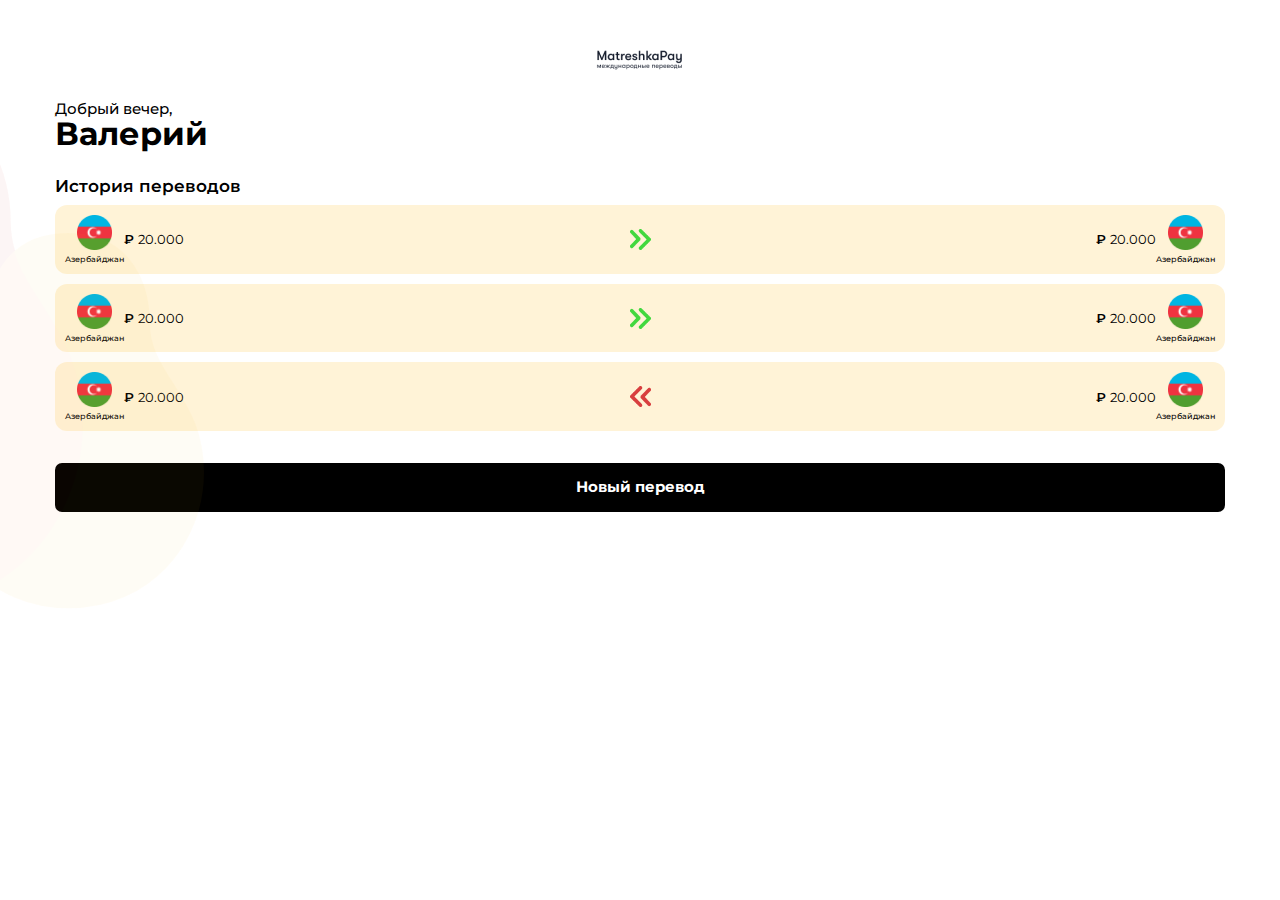
<file: index.html>
<!DOCTYPE html>
<html lang="ru" class="page">

<head>
  <meta charset="UTF-8">
  <meta name="viewport" content="width=device-width, initial-scale=1.0">
  <link rel="shortcut icon" href="favicon.ico" type="image/x-icon">
  <meta http-equiv="X-UA-Compatible" content="ie=edge">
  <meta name="theme-color" content="#111111">
  <title>New Site</title>
  <link rel="preconnect" href="https://fonts.googleapis.com">
  <link rel="preconnect" href="https://fonts.gstatic.com" crossorigin>
  <link href="https://fonts.googleapis.com/css2?family=Montserrat:ital,wght@0,100..900;1,100..900&display=swap" rel="stylesheet">
  <link rel="stylesheet" href="css/vendor.css">
  <link rel="stylesheet" href="css/main.css">
  <script defer src="js/main.js"></script>
</head>


<body class="page__body">
  <div class="site-container">
    <main class="main">
      <section class="translation-history">
  <div class="container">
    <img class="logo" src="./img/logo.png" alt="">
    <div class="translation-history__head">
    <span class="translation-history__title text-3">
      Добрый вечер, <br>
      <span class="translation-history__name text-1">Валерий</span>
    </span>
  </div>
    <div class="translation-history__info">
      <span class="translation-history__content-text text-2">История переводов</span>
      <div class="translation-history__content">
        <div class="translation-history__block">
          <div class="translation-history__item">
            <div class="translation-history__country">
              <img class="translation-history__country-img" src="./img/country1.png" alt="">
              <span class="translation-history__country-name">Азербайджан</span>
            </div>
            <span class="translation-history__money">₽ <span class="translation-history__money-value">20.000</span></span>
          </div>
          <img class="translation-history__status" src="./img/translation1.png" alt="">
          <div class="translation-history__item">
            <span class="translation-history__money">₽ <span class="translation-history__money-value">20.000</span></span>
            <div class="translation-history__country">
              <img class="translation-history__country-img" src="./img/country1.png" alt="">
              <span class="translation-history__country-name">Азербайджан</span>
            </div>
          </div>
        </div>
        <div class="translation-history__block">
          <div class="translation-history__item">
            <div class="translation-history__country">
              <img class="translation-history__country-img" src="./img/country1.png" alt="">
              <span class="translation-history__country-name">Азербайджан</span>
            </div>
            <span class="translation-history__money">₽ <span class="translation-history__money-value">20.000</span></span>
          </div>
          <img class="translation-history__status" src="./img/translation1.png" alt="">
          <div class="translation-history__item">
            <span class="translation-history__money">₽ <span class="translation-history__money-value">20.000</span></span>
            <div class="translation-history__country">
              <img class="translation-history__country-img" src="./img/country1.png" alt="">
              <span class="translation-history__country-name">Азербайджан</span>
            </div>
          </div>
        </div>
        <div class="translation-history__block">
          <div class="translation-history__item">
            <div class="translation-history__country">
              <img class="translation-history__country-img" src="./img/country1.png" alt="">
              <span class="translation-history__country-name">Азербайджан</span>
            </div>
            <span class="translation-history__money">₽ <span class="translation-history__money-value">20.000</span></span>
          </div>
          <img class="translation-history__status" src="./img/translation2.png" alt="">
          <div class="translation-history__item">
            <span class="translation-history__money">₽ <span class="translation-history__money-value">20.000</span></span>
            <div class="translation-history__country">
              <img class="translation-history__country-img" src="./img/country1.png" alt="">
              <span class="translation-history__country-name">Азербайджан</span>
            </div>
          </div>
        </div>
      </div>
      <a class="translation-btn btn-1" href="">Новый перевод</a>
    </div>
    <img class="translation-history__bg" src="./img/translation-history-img.svg" alt="">
  </div>
</section>

    </main>
  </div>
</body>

</html>
</file>
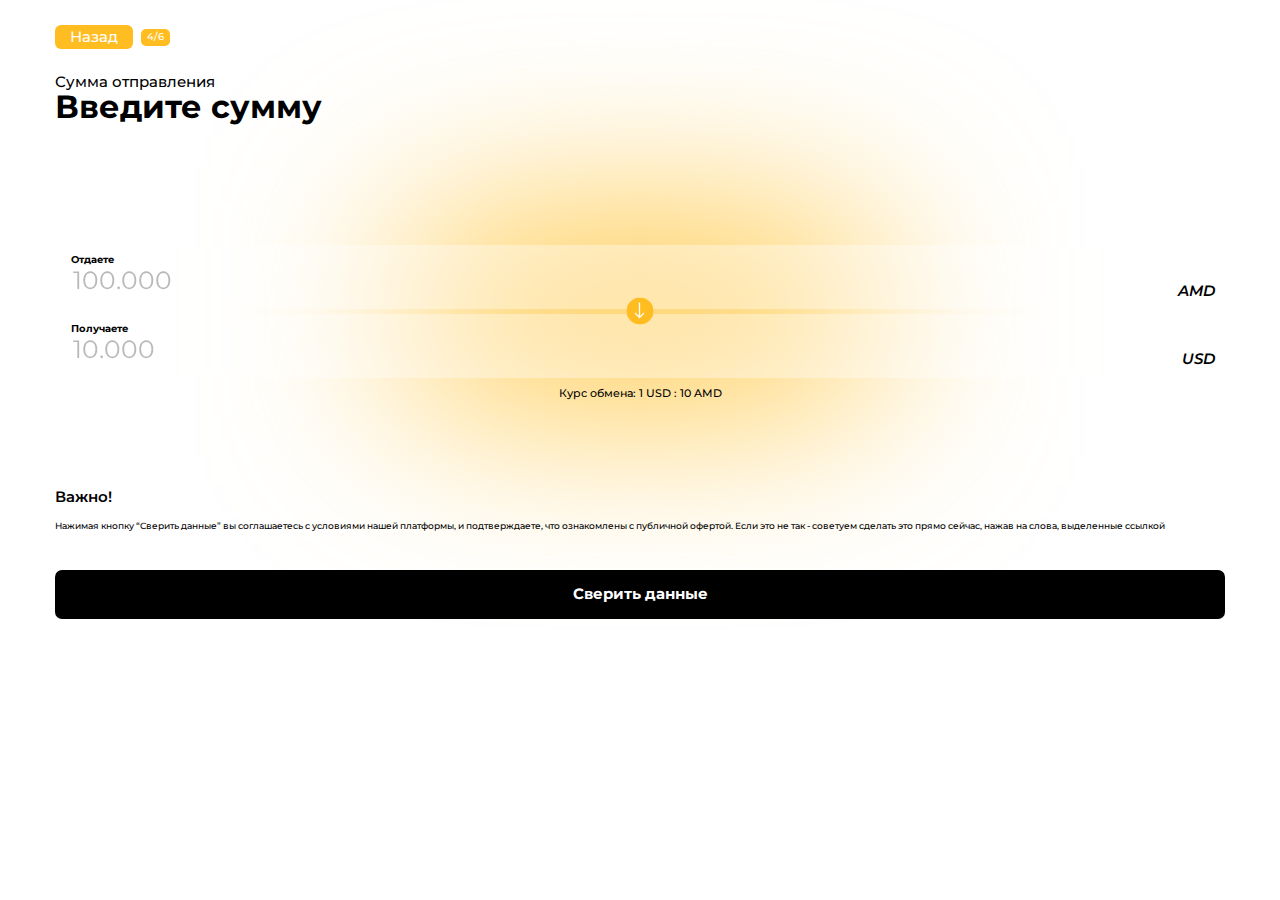
<file: amount-shipment.html>
<!DOCTYPE html>
<html lang="ru" class="page">

<head>
  <meta charset="UTF-8">
  <meta name="viewport" content="width=device-width, initial-scale=1.0">
  <link rel="shortcut icon" href="favicon.ico" type="image/x-icon">
  <meta http-equiv="X-UA-Compatible" content="ie=edge">
  <meta name="theme-color" content="#111111">
  <title>New Site</title>
  <link rel="preconnect" href="https://fonts.googleapis.com">
  <link rel="preconnect" href="https://fonts.gstatic.com" crossorigin>
  <link href="https://fonts.googleapis.com/css2?family=Montserrat:ital,wght@0,100..900;1,100..900&display=swap" rel="stylesheet">
  <link rel="stylesheet" href="css/vendor.css">
  <link rel="stylesheet" href="css/main.css">
  <script defer src="js/main.js"></script>
</head>


<body class="page__body">
  <div class="site-container">
    <main class="main">
      <section class="select-page">
        <div class="container">
          <div class="select-page__head">
            <div class="select-page__pagination">
              <a class="select-page__back" href="">Назад</a>
              <div class="select-page__pagination-num">4/6</div>
            </div>
            <span class="translation-history__title text-3">
              Сумма отправления <br>
              <span class="translation-history__name text-1">Введите сумму</span>
            </span>
          </div>
         <div class="select-page__translation">
            <div class="select-page__translation-item">
              <span class="select-page__translation-text">Отдаете</span>
              <input class="select-page__translation-value input-reset" type="number" placeholder="100.000">
              <span class="select-page__translation-departure">AMD</span>
            </div>
            <svg class="select-page__translation-arrow" width="27" height="27" viewBox="0 0 27 27" fill="none" xmlns="http://www.w3.org/2000/svg">
              <circle cx="13.5" cy="13.5" r="13.5" fill="#FFBD22" />
              <path d="M12.5404 20.4596C12.7942 20.7135 13.2058 20.7135 13.4596 20.4596L17.5962 16.323C17.85 16.0692 17.85 15.6576 17.5962 15.4038C17.3424 15.15 16.9308 15.15 16.677 15.4038L13 19.0808L9.32304 15.4038C9.0692 15.15 8.65765 15.15 8.40381 15.4038C8.14996 15.6576 8.14996 16.0692 8.40381 16.323L12.5404 20.4596ZM12.35 5L12.35 20L13.65 20L13.65 5L12.35 5Z" fill="white" />
            </svg>
            <div class="select-page__translation-item">
              <span class="select-page__translation-text">Получаете</span>
              <input class="select-page__translation-value input-reset" type="number" placeholder="10.000">
              <span class="select-page__translation-departure">USD</span>
            </div>
         </div>
         <span class="select-page__translation-course">Курс обмена: 1 USD : 10 AMD</span>
         <div class="select-page__translation-info">
          <span class="select-page__translation-info-text">Важно!</span>
          <span class="select-page__translation-info-p">
            Нажимая кнопку “Сверить данные” вы соглашаетесь с условиями нашей платформы, и подтверждаете, что ознакомлены с публичной офертой. Если это не так - советуем сделать это прямо сейчас, нажав на слова, выделенные ссылкой
          </span>

         </div>
         <a class="select-page__translation-link btn-1" href="">Сверить данные</a>
        </div>
      </section>
    </main>
  </div>
</body>

</html>
</file>
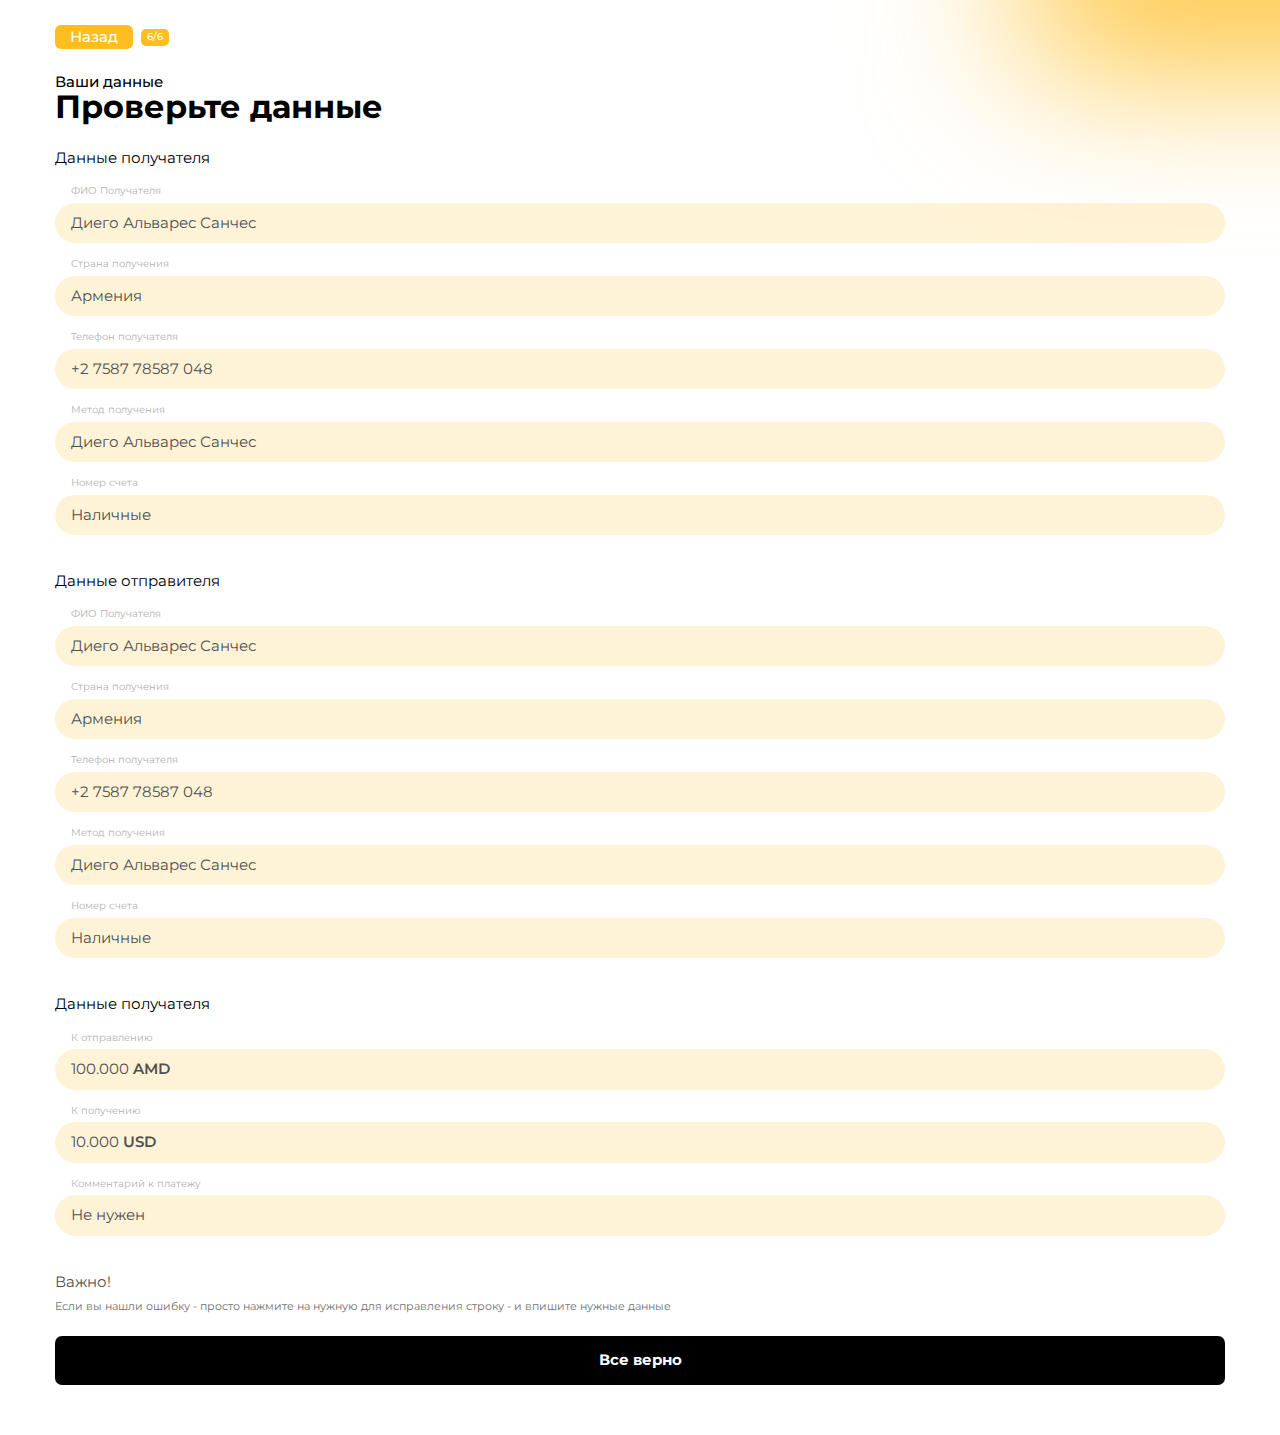
<file: check-data.html>
<!DOCTYPE html>
<html lang="ru" class="page">

<head>
  <meta charset="UTF-8">
  <meta name="viewport" content="width=device-width, initial-scale=1.0">
  <link rel="shortcut icon" href="favicon.ico" type="image/x-icon">
  <meta http-equiv="X-UA-Compatible" content="ie=edge">
  <meta name="theme-color" content="#111111">
  <title>New Site</title>
  <link rel="preconnect" href="https://fonts.googleapis.com">
  <link rel="preconnect" href="https://fonts.gstatic.com" crossorigin>
  <link href="https://fonts.googleapis.com/css2?family=Montserrat:ital,wght@0,100..900;1,100..900&display=swap" rel="stylesheet">
  <link rel="stylesheet" href="css/vendor.css">
  <link rel="stylesheet" href="css/main.css">
  <script defer src="js/main.js"></script>
</head>


<body class="page__body">
  <div class="site-container">
    <main class="main">
      <section class="select-page data-page">
        <div class="container">
          <div class="select-page__head">
            <div class="select-page__pagination">
              <a class="select-page__back" href="">Назад</a>
              <div class="select-page__pagination-num">6/6</div>
            </div>
            <span class="translation-history__title text-3">
              Ваши данные<br>
              <span class="translation-history__name text-1">Проверьте данные</span>
            </span>
          </div>
          <div class="check-data__item">
            <span class="check-data__item-name">Данные получателя</span>
            <div class="check-data__list">
              <div class="check-data__block">
                <span class="check-data__block-name">ФИО Получателя</span>
                <div class="check-data__block-info">Диего Альварес Санчес</div>
              </div>
              <div class="check-data__block">
                <span class="check-data__block-name">Страна получения</span>
                <div class="check-data__block-info">Армения</div>
              </div>
              <div class="check-data__block">
                <span class="check-data__block-name">Телефон получателя</span>
                <div class="check-data__block-info">+2 7587 78587 048 </div>
              </div>
              <div class="check-data__block">
                <span class="check-data__block-name">Метод получения</span>
                <div class="check-data__block-info">Диего Альварес Санчес</div>
              </div>
              <div class="check-data__block">
                <span class="check-data__block-name">Номер счета</span>
                <div class="check-data__block-info">Наличные</div>
              </div>
            </div>
          </div>
          <div class="check-data__item">
            <span class="check-data__item-name">Данные отправителя</span>
            <div class="check-data__list">
              <div class="check-data__block">
                <span class="check-data__block-name">ФИО Получателя</span>
                <div class="check-data__block-info">Диего Альварес Санчес</div>
              </div>
              <div class="check-data__block">
                <span class="check-data__block-name">Страна получения</span>
                <div class="check-data__block-info">Армения</div>
              </div>
              <div class="check-data__block">
                <span class="check-data__block-name">Телефон получателя</span>
                <div class="check-data__block-info">+2 7587 78587 048 </div>
              </div>
              <div class="check-data__block">
                <span class="check-data__block-name">Метод получения</span>
                <div class="check-data__block-info">Диего Альварес Санчес</div>
              </div>
              <div class="check-data__block">
                <span class="check-data__block-name">Номер счета</span>
                <div class="check-data__block-info">Наличные</div>
              </div>
            </div>
          </div>
          <div class="check-data__item">
            <span class="check-data__item-name">Данные получателя</span>
            <div class="check-data__list">
              <div class="check-data__block">
                <span class="check-data__block-name">К отправлению</span>
                <div class="check-data__block-info"><span class="check-data__block-info-currency">100.000</span>
                <span class="check-data__block-info-val">AMD</span></div>
              </div>
              <div class="check-data__block">
                <span class="check-data__block-name">К получению</span>
                <div class="check-data__block-info"><span class="check-data__block-info-currency">10.000</span>
                  <span class="check-data__block-info-val">USD</span></div>
              </div>
              <div class="check-data__block">
                <span class="check-data__block-name">Комментарий к платежу</span>
                <div class="check-data__block-info">Не нужен</div>
              </div>
            </div>
          </div>
          <span class="check-data__info">
            <span class="check-data__info-text">Важно!</span>
            <span class="check-data__info-text-p">
              Если вы нашли ошибку - просто нажмите на нужную для исправления строку - и впишите нужные данные
            </span>
          </span>
          <a class="recipients-details__link btn-1" href="">Все верно</a>
        </div>
      </section>
    </main>
  </div>
</body>

</html>
</file>
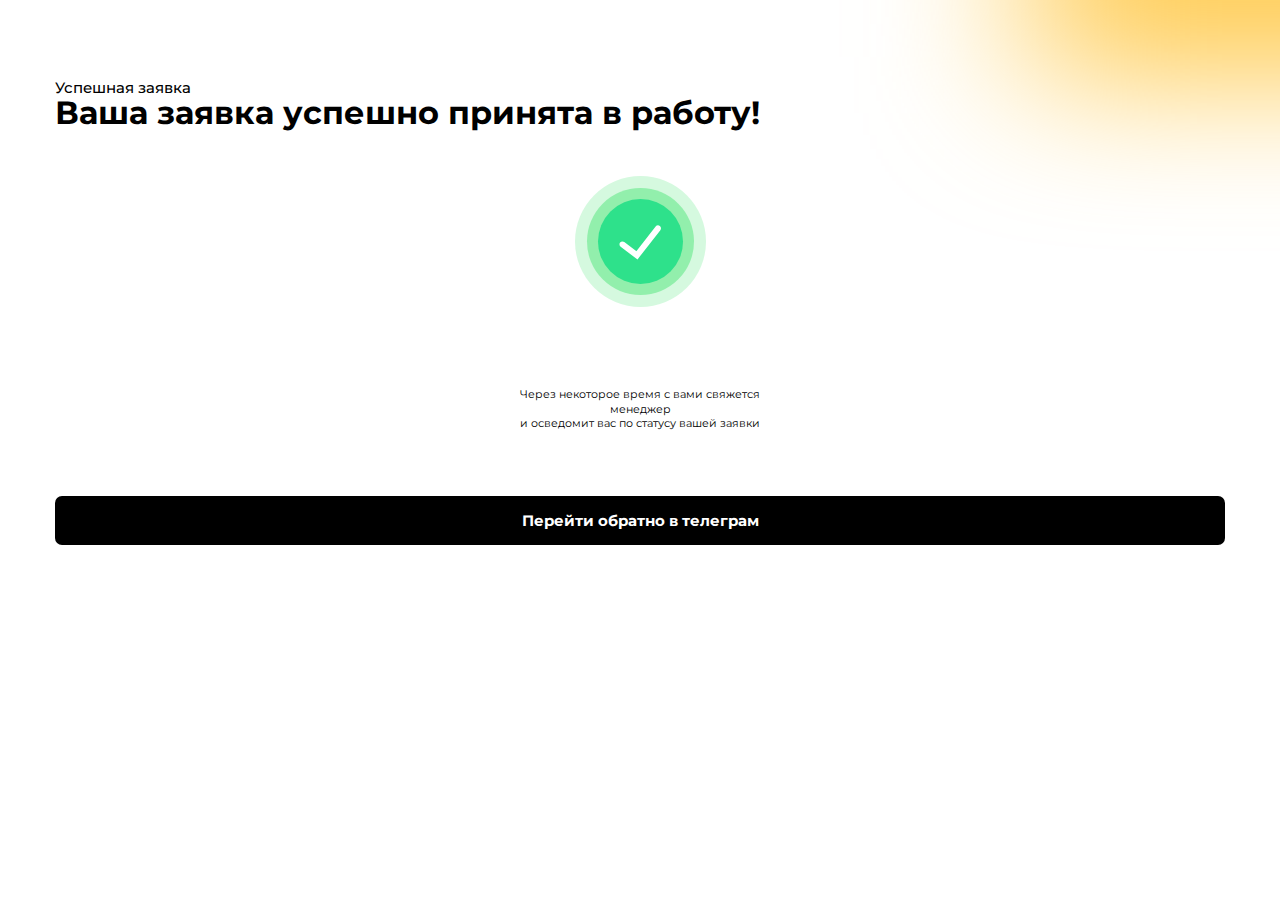
<file: complety.html>
<!DOCTYPE html>
<html lang="ru" class="page">

<head>
  <meta charset="UTF-8">
  <meta name="viewport" content="width=device-width, initial-scale=1.0">
  <link rel="shortcut icon" href="favicon.ico" type="image/x-icon">
  <meta http-equiv="X-UA-Compatible" content="ie=edge">
  <meta name="theme-color" content="#111111">
  <title>New Site</title>
  <link rel="preconnect" href="https://fonts.googleapis.com">
  <link rel="preconnect" href="https://fonts.gstatic.com" crossorigin>
  <link href="https://fonts.googleapis.com/css2?family=Montserrat:ital,wght@0,100..900;1,100..900&display=swap" rel="stylesheet">
  <link rel="stylesheet" href="css/vendor.css">
  <link rel="stylesheet" href="css/main.css">
  <script defer src="js/main.js"></script>
</head>


<body class="page__body">
  <div class="site-container">
    <main class="main">
      <section class="select-page complety-page">
        <div class="container">
          <div class="select-page__head">
            <span class="translation-history__title text-3">
              Успешная заявка<br>
              <span class="translation-history__name text-1">Ваша заявка
                успешно принята
                в работу!</span>
            </span>
          </div>
          <svg class="complety-page__img" width="131" height="131" viewBox="0 0 131 131" fill="none" xmlns="http://www.w3.org/2000/svg">
            <circle cx="65.5" cy="65.5" r="65.5" fill="#2EE160" fill-opacity="0.2"/>
            <circle cx="65.5" cy="65.5" r="53.5" fill="#2EE160" fill-opacity="0.4"/>
            <circle cx="65.5" cy="65.5" r="42.5" fill="#2EE18B"/>
            <path d="M49.2825 66.0056C47.9607 65.0067 46.0793 65.2685 45.0804 66.5904C44.0815 67.9123 44.3433 69.7936 45.6652 70.7925L49.2825 66.0056ZM85.3438 54.166C86.3628 52.8596 86.1298 50.9744 84.8233 49.9555C83.5168 48.9365 81.6317 49.1695 80.6127 50.476L85.3438 54.166ZM45.6652 70.7925L62.5075 83.5199L66.1249 78.733L49.2825 66.0056L45.6652 70.7925ZM80.6127 50.476L58.6344 78.655L63.3656 82.345L85.3438 54.166L80.6127 50.476Z" fill="white"/>
            </svg>

            <span class="complety-page__text">
              Через некоторое время с вами свяжется <br> менеджер <br> и осведомит вас по статусу вашей заявки
            </span>

          <a class="recipients-details__link btn-1" href="">Перейти обратно в телеграм</a>
        </div>
      </section>
    </main>
  </div>
</body>

</html>
</file>
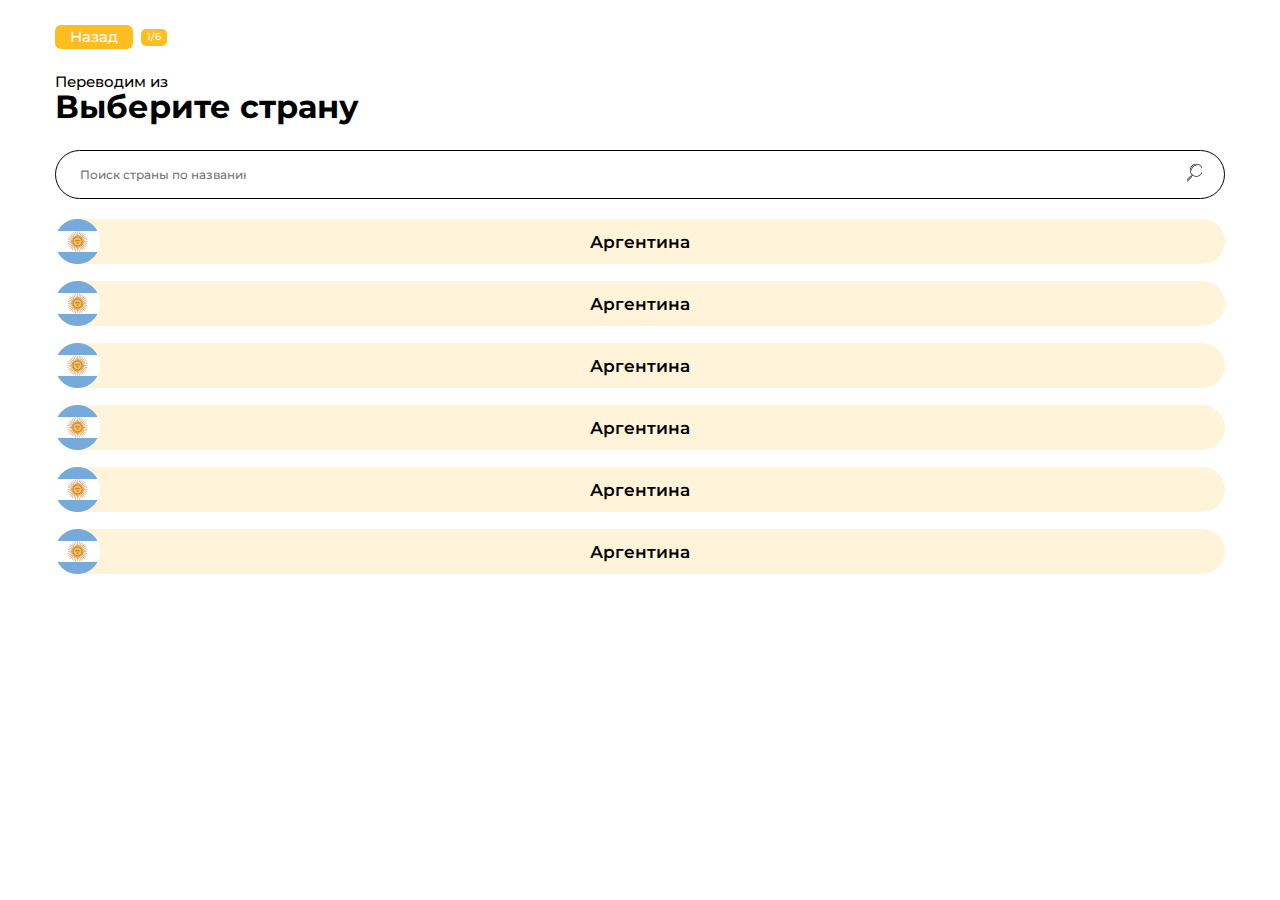
<file: country-select.html>
<!DOCTYPE html>
<html lang="ru" class="page">

<head>
  <meta charset="UTF-8">
  <meta name="viewport" content="width=device-width, initial-scale=1.0">
  <link rel="shortcut icon" href="favicon.ico" type="image/x-icon">
  <meta http-equiv="X-UA-Compatible" content="ie=edge">
  <meta name="theme-color" content="#111111">
  <title>New Site</title>
  <link rel="preconnect" href="https://fonts.googleapis.com">
  <link rel="preconnect" href="https://fonts.gstatic.com" crossorigin>
  <link href="https://fonts.googleapis.com/css2?family=Montserrat:ital,wght@0,100..900;1,100..900&display=swap" rel="stylesheet">
  <link rel="stylesheet" href="css/vendor.css">
  <link rel="stylesheet" href="css/main.css">
  <script defer src="js/main.js"></script>
</head>


<body class="page__body">
  <div class="site-container">
    <main class="main">
      <section class="select-page">
        <div class="container">
          <div class="select-page__head">
            <div class="select-page__pagination">
              <a class="select-page__back" href="">Назад</a>
              <div class="select-page__pagination-num">1/6</div>
            </div>
            <span class="translation-history__title text-3">
              Переводим из <br>
              <span class="translation-history__name text-1">Выберите страну</span>
            </span>
            <label class="select-page__search-label">
              <input class="select-page__search-input input-reset" type="search" placeholder="Поиск страны по названию...">
              <button class="select-page__search-btn btn-reset">
                <img class="select-page__search-img" src="./img/button-search.png" alt="">
              </button>
            </label>
          </div>
          <div class="select-page__list">
            <a class="select-page__value" href="">
              <img class="select-page__value-img" src="./img/arg.png" alt="">
              <span class="select-page__value-text">Аргентина</span>
            </a>
            <a class="select-page__value" href="">
              <img class="select-page__value-img" src="./img/arg.png" alt="">
              <span class="select-page__value-text">Аргентина</span>
            </a>
            <a class="select-page__value" href="">
              <img class="select-page__value-img" src="./img/arg.png" alt="">
              <span class="select-page__value-text">Аргентина</span>
            </a>
            <a class="select-page__value" href="">
              <img class="select-page__value-img" src="./img/arg.png" alt="">
              <span class="select-page__value-text">Аргентина</span>
            </a>
            <a class="select-page__value" href="">
              <img class="select-page__value-img" src="./img/arg.png" alt="">
              <span class="select-page__value-text">Аргентина</span>
            </a>
            <a class="select-page__value" href="">
              <img class="select-page__value-img" src="./img/arg.png" alt="">
              <span class="select-page__value-text">Аргентина</span>
            </a>
          </div>
        </div>
      </section>
    </main>
  </div>
</body>

</html>
</file>
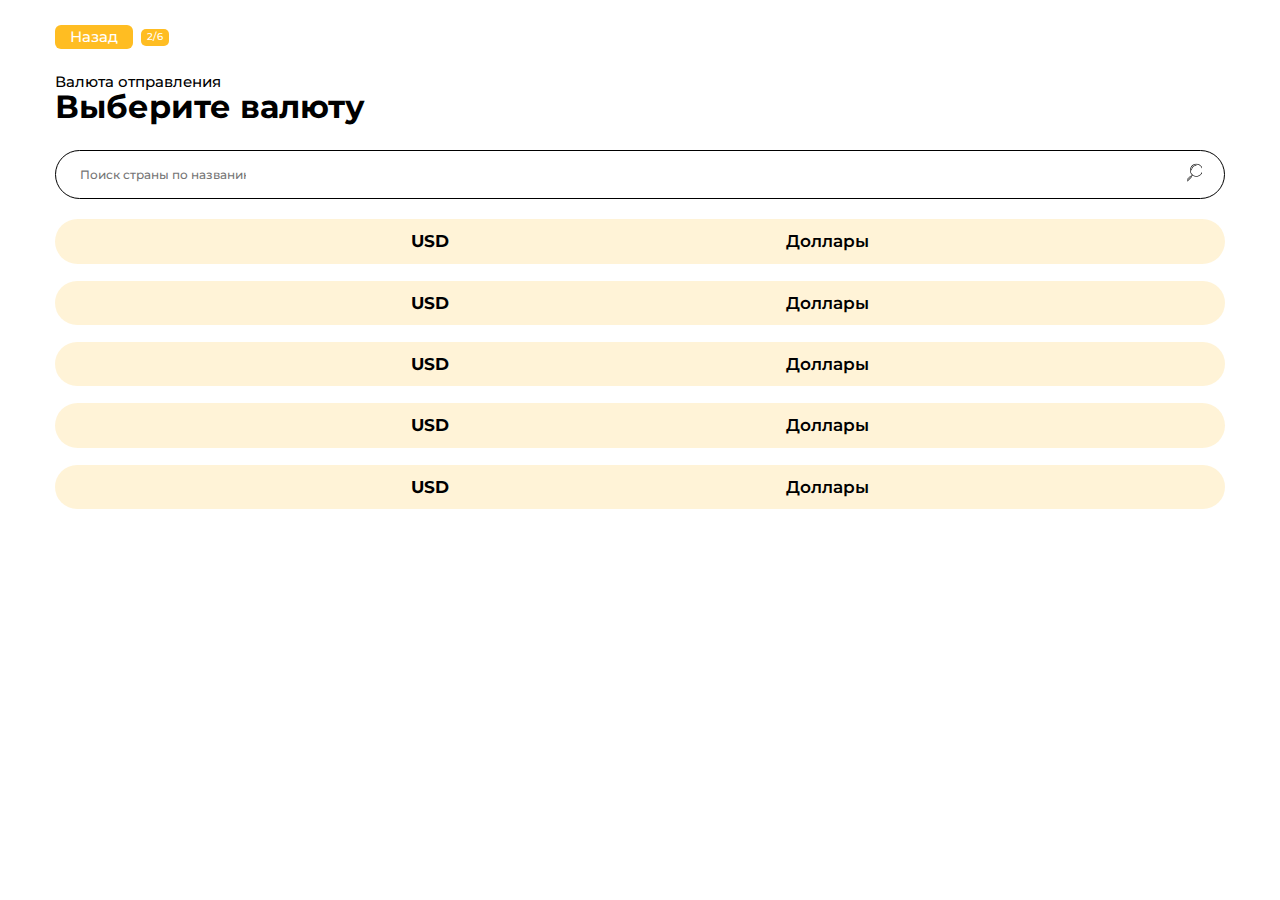
<file: currency-select.html>
<!DOCTYPE html>
<html lang="ru" class="page">

<head>
  <meta charset="UTF-8">
  <meta name="viewport" content="width=device-width, initial-scale=1.0">
  <link rel="shortcut icon" href="favicon.ico" type="image/x-icon">
  <meta http-equiv="X-UA-Compatible" content="ie=edge">
  <meta name="theme-color" content="#111111">
  <title>New Site</title>
  <link rel="preconnect" href="https://fonts.googleapis.com">
  <link rel="preconnect" href="https://fonts.gstatic.com" crossorigin>
  <link href="https://fonts.googleapis.com/css2?family=Montserrat:ital,wght@0,100..900;1,100..900&display=swap" rel="stylesheet">
  <link rel="stylesheet" href="css/vendor.css">
  <link rel="stylesheet" href="css/main.css">
  <script defer src="js/main.js"></script>
</head>


<body class="page__body">
  <div class="site-container">
    <main class="main">
      <section class="select-page">
        <div class="container">
          <div class="select-page__head">
            <div class="select-page__pagination">
              <a class="select-page__back" href="">Назад</a>
              <div class="select-page__pagination-num">2/6</div>
            </div>
            <span class="translation-history__title text-3">
              Валюта отправления <br>
              <span class="translation-history__name text-1">Выберите валюту</span>
            </span>
            <label class="select-page__search-label">
              <input class="select-page__search-input input-reset" type="search" placeholder="Поиск страны по названию...">
              <button class="select-page__search-btn btn-reset">
                <img class="select-page__search-img" src="./img/button-search.png" alt="">
              </button>
            </label>
          </div>
          <div class="select-page__list">
           <a class="select-page__currency" href="">
            <span class="select-page__currency-value">USD</span>
            <span class="select-page__currency-value2">Доллары</span>
           </a>
           <a class="select-page__currency" href="">
            <span class="select-page__currency-value">USD</span>
            <span class="select-page__currency-value2">Доллары</span>
           </a>
           <a class="select-page__currency" href="">
            <span class="select-page__currency-value">USD</span>
            <span class="select-page__currency-value2">Доллары</span>
           </a>
           <a class="select-page__currency" href="">
            <span class="select-page__currency-value">USD</span>
            <span class="select-page__currency-value2">Доллары</span>
           </a>
           <a class="select-page__currency" href="">
            <span class="select-page__currency-value">USD</span>
            <span class="select-page__currency-value2">Доллары</span>
           </a>
          </div>
        </div>
      </section>
    </main>
  </div>
</body>

</html>
</file>
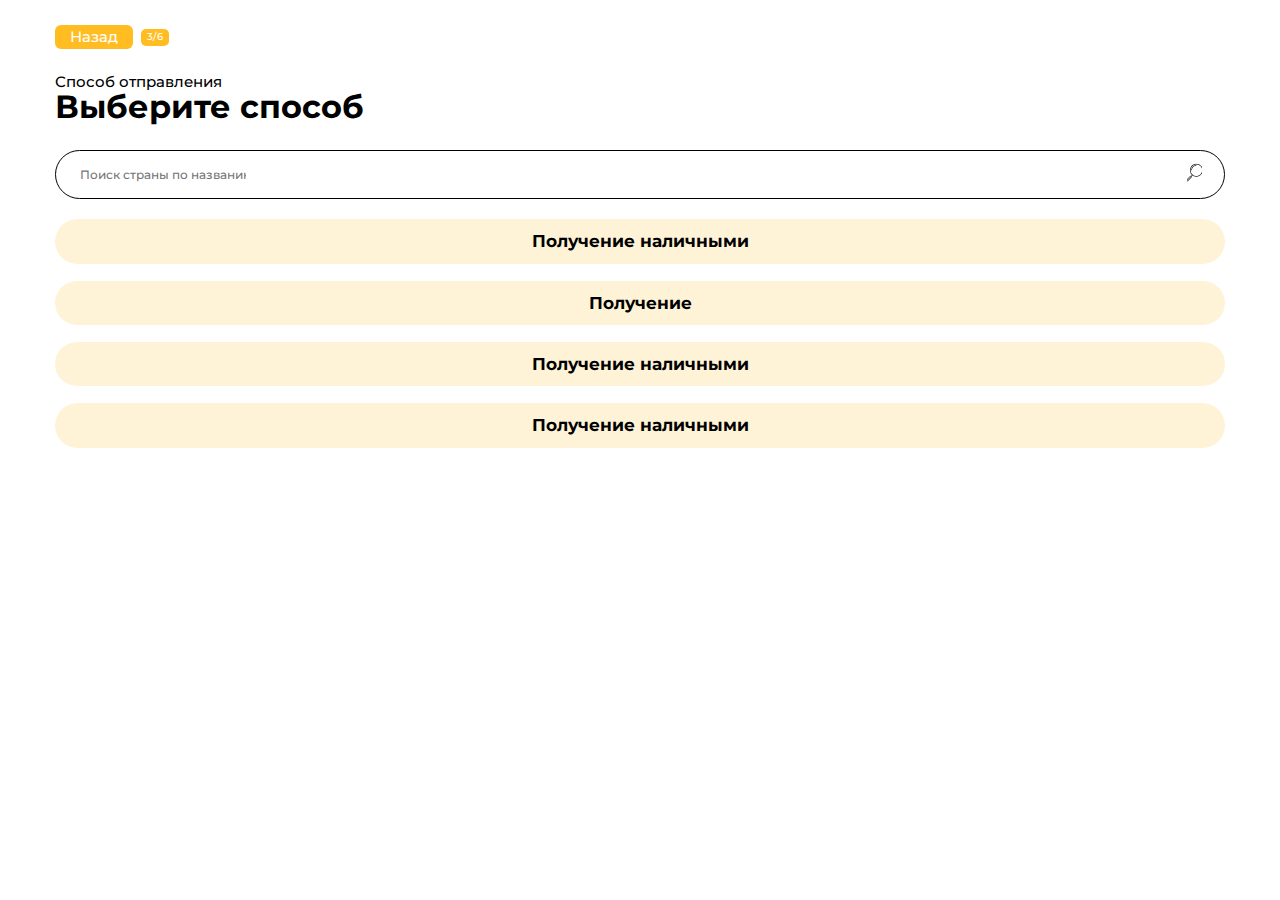
<file: departure-select.html>
<!DOCTYPE html>
<html lang="ru" class="page">

<head>
  <meta charset="UTF-8">
  <meta name="viewport" content="width=device-width, initial-scale=1.0">
  <link rel="shortcut icon" href="favicon.ico" type="image/x-icon">
  <meta http-equiv="X-UA-Compatible" content="ie=edge">
  <meta name="theme-color" content="#111111">
  <title>New Site</title>
  <link rel="preconnect" href="https://fonts.googleapis.com">
  <link rel="preconnect" href="https://fonts.gstatic.com" crossorigin>
  <link href="https://fonts.googleapis.com/css2?family=Montserrat:ital,wght@0,100..900;1,100..900&display=swap" rel="stylesheet">
  <link rel="stylesheet" href="css/vendor.css">
  <link rel="stylesheet" href="css/main.css">
  <script defer src="js/main.js"></script>
</head>


<body class="page__body">
  <div class="site-container">
    <main class="main">
      <section class="select-page">
        <div class="container">
          <div class="select-page__head">
            <div class="select-page__pagination">
              <a class="select-page__back" href="">Назад</a>
              <div class="select-page__pagination-num">3/6</div>
            </div>
            <span class="translation-history__title text-3">
              Способ отправления <br>
              <span class="translation-history__name text-1">Выберите способ</span>
            </span>
            <label class="select-page__search-label">
              <input class="select-page__search-input input-reset" type="search" placeholder="Поиск страны по названию...">
              <button class="select-page__search-btn btn-reset">
                <img class="select-page__search-img" src="./img/button-search.png" alt="">
              </button>
            </label>
          </div>
          <div class="select-page__list">
           <a class="select-page__currency" href="">
            <span class="select-page__currency-value">Получение наличными</span>
           </a>
           <a class="select-page__currency" href="">
            <span class="select-page__currency-value">Получение</span>
           </a>
           <a class="select-page__currency" href="">
            <span class="select-page__currency-value">Получение наличными</span>
           </a>
           <a class="select-page__currency" href="">
            <span class="select-page__currency-value">Получение наличными</span>
           </a>

          </div>
        </div>
      </section>
    </main>
  </div>
</body>

</html>
</file>
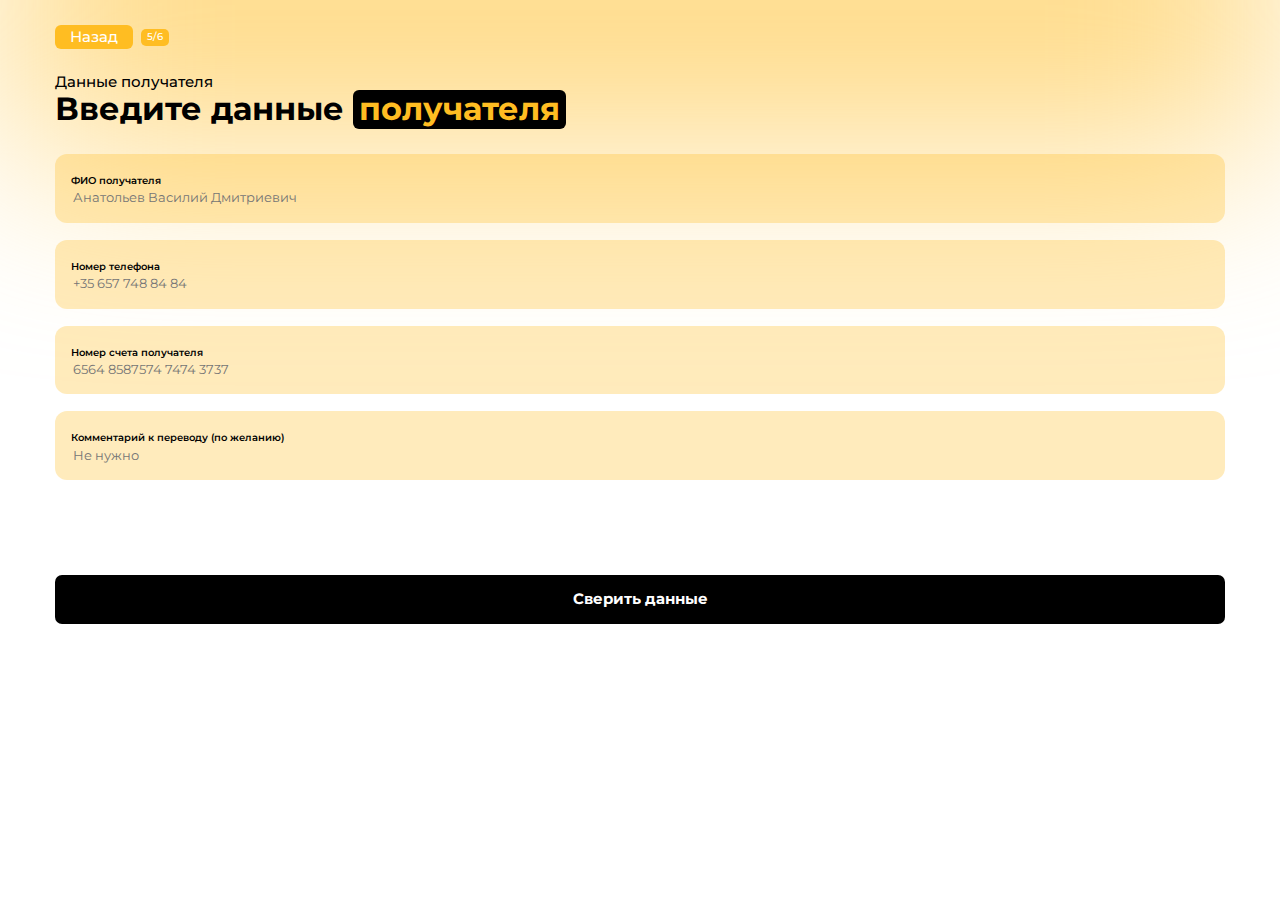
<file: recipients-details.html>
<!DOCTYPE html>
<html lang="ru" class="page">

<head>
  <meta charset="UTF-8">
  <meta name="viewport" content="width=device-width, initial-scale=1.0">
  <link rel="shortcut icon" href="favicon.ico" type="image/x-icon">
  <meta http-equiv="X-UA-Compatible" content="ie=edge">
  <meta name="theme-color" content="#111111">
  <title>New Site</title>
  <link rel="preconnect" href="https://fonts.googleapis.com">
  <link rel="preconnect" href="https://fonts.gstatic.com" crossorigin>
  <link href="https://fonts.googleapis.com/css2?family=Montserrat:ital,wght@0,100..900;1,100..900&display=swap" rel="stylesheet">
  <link rel="stylesheet" href="css/vendor.css">
  <link rel="stylesheet" href="css/main.css">
  <script defer src="js/main.js"></script>
</head>


<body class="page__body">
  <div class="site-container">
    <main class="main">
      <section class="select-page recipients-details-page">
        <div class="container">
          <div class="select-page__head">
            <div class="select-page__pagination">
              <a class="select-page__back" href="">Назад</a>
              <div class="select-page__pagination-num">5/6</div>
            </div>
            <span class="translation-history__title text-3">
              Данные получателя <br>
              <span class="translation-history__name text-1">Введите данные
                <span>получателя</span></span>
            </span>
          </div>
          <div class="select-page__list recipients-details">
            <div class="select-page__recipients-details recipients-details__item">
              <span class="recipients-details__name">ФИО получателя</span>
              <input class="recipients-details__input input-reset" type="text" placeholder="Анатольев Василий Дмитриевич">
            </div>
            <div class="select-page__recipients-details recipients-details__item">
              <span class="recipients-details__name">Номер телефона</span>
              <input class="recipients-details__input input-reset" type="tel" placeholder="+35 657 748 84 84">
            </div>
            <div class="select-page__recipients-details recipients-details__item">
              <span class="recipients-details__name">Номер счета получателя</span>
              <input class="recipients-details__input input-reset" type="text" placeholder="6564 8587574 7474 3737">
            </div>
            <div class="select-page__recipients-details recipients-details__item">
              <span class="recipients-details__name">Комментарий к переводу (по желанию)</span>
              <input class="recipients-details__input input-reset" type="text" placeholder="Не нужно">
            </div>
          </div>
          <a class="recipients-details__link btn-1" href="">Сверить данные</a>
        </div>
      </section>
    </main>
  </div>
</body>

</html>
</file>
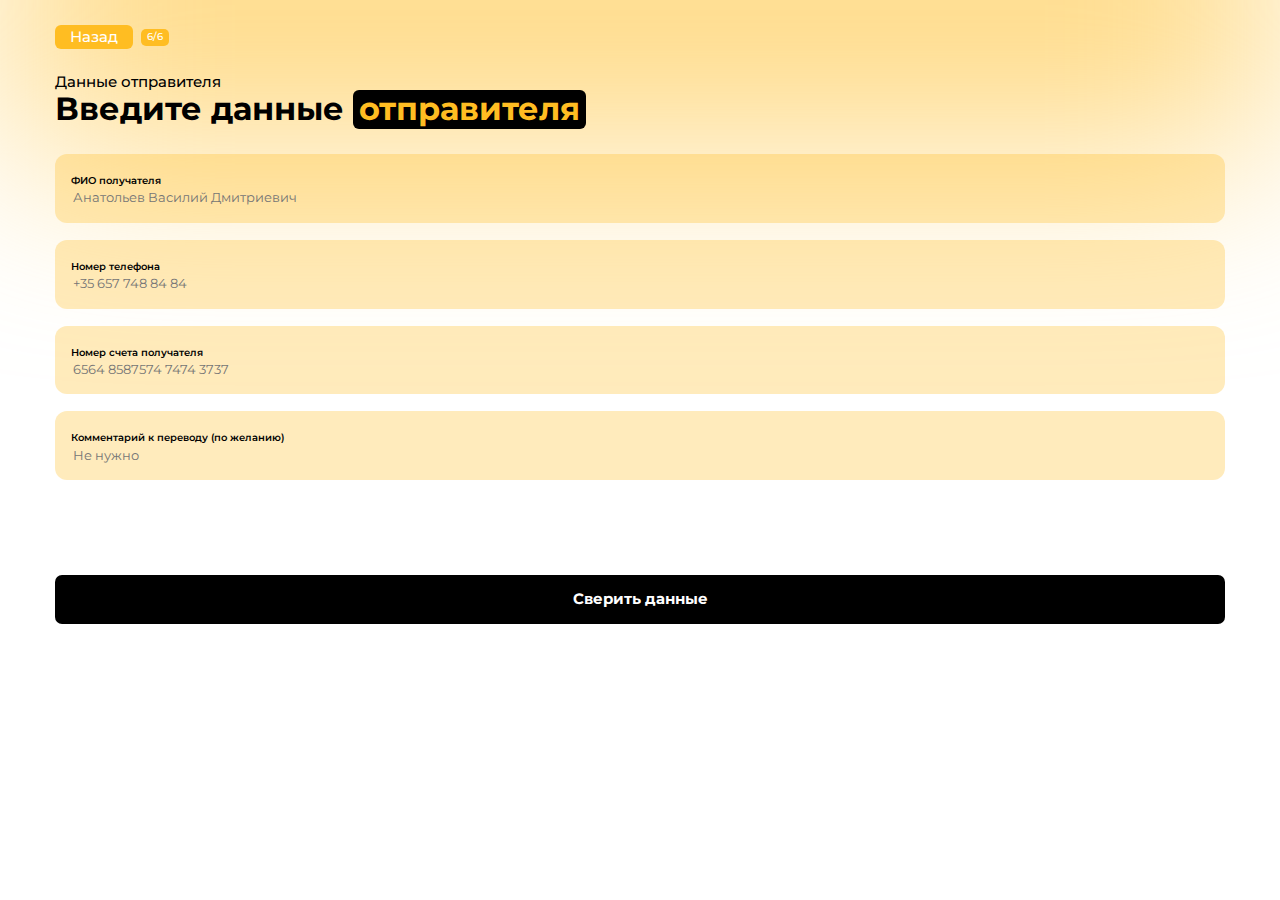
<file: senders-details.html>
<!DOCTYPE html>
<html lang="ru" class="page">

<head>
  <meta charset="UTF-8">
  <meta name="viewport" content="width=device-width, initial-scale=1.0">
  <link rel="shortcut icon" href="favicon.ico" type="image/x-icon">
  <meta http-equiv="X-UA-Compatible" content="ie=edge">
  <meta name="theme-color" content="#111111">
  <title>New Site</title>
  <link rel="preconnect" href="https://fonts.googleapis.com">
  <link rel="preconnect" href="https://fonts.gstatic.com" crossorigin>
  <link href="https://fonts.googleapis.com/css2?family=Montserrat:ital,wght@0,100..900;1,100..900&display=swap" rel="stylesheet">
  <link rel="stylesheet" href="css/vendor.css">
  <link rel="stylesheet" href="css/main.css">
  <script defer src="js/main.js"></script>
</head>


<body class="page__body">
  <div class="site-container">
    <main class="main">
      <section class="select-page recipients-details-page">
        <div class="container">
          <div class="select-page__head">
            <div class="select-page__pagination">
              <a class="select-page__back" href="">Назад</a>
              <div class="select-page__pagination-num">6/6</div>
            </div>
            <span class="translation-history__title text-3">
              Данные отправителя <br>
              <span class="translation-history__name text-1">Введите данные
                <span>отправителя</span></span>
            </span>
          </div>
          <div class="select-page__list recipients-details">
            <div class="select-page__recipients-details recipients-details__item">
              <span class="recipients-details__name">ФИО получателя</span>
              <input class="recipients-details__input input-reset" type="text" placeholder="Анатольев Василий Дмитриевич">
            </div>
            <div class="select-page__recipients-details recipients-details__item">
              <span class="recipients-details__name">Номер телефона</span>
              <input class="recipients-details__input input-reset" type="tel" placeholder="+35 657 748 84 84">
            </div>
            <div class="select-page__recipients-details recipients-details__item">
              <span class="recipients-details__name">Номер счета получателя</span>
              <input class="recipients-details__input input-reset" type="text" placeholder="6564 8587574 7474 3737">
            </div>
            <div class="select-page__recipients-details recipients-details__item">
              <span class="recipients-details__name">Комментарий к переводу (по желанию)</span>
              <input class="recipients-details__input input-reset" type="text" placeholder="Не нужно">
            </div>
          </div>
          <a class="recipients-details__link btn-1" href="">Сверить данные</a>
        </div>
      </section>
    </main>
  </div>
</body>

</html>
</file>
<file: css/main.css>
:root {
  --font-family: "Montserrat", sans-serif;
  --content-width: 1170px;
  --container-offset: 30px;
  --container-width: calc(var(--content-width) + (var(--container-offset) * 2));
  --light-color: #fff;
}

/* stylelint-disable */ /* stylelint-disable */ /* stylelint-disable */
.custom-checkbox__field:checked + .custom-checkbox__content::after {
  opacity: 1;
}

.custom-checkbox__field:focus + .custom-checkbox__content::before {
  outline: 2px solid #f00;
  outline-offset: 2px;
}

.custom-checkbox__field:disabled + .custom-checkbox__content {
  opacity: 0.4;
  pointer-events: none;
}

/* stylelint-disable */ /* stylelint-disable */
@font-face {
  font-family: "Muller";
  src: url("../fonts/../fonts/MullerRegular.woff2") format("woff2");
  font-weight: 400;
  font-display: swap;
  font-style: normal;
}
html {
  -webkit-box-sizing: border-box;
  box-sizing: border-box;
}

*,
*::before,
*::after {
  -webkit-box-sizing: inherit;
  box-sizing: inherit;
}

.page {
  height: 100%;
  font-family: var(--font-family, sans-serif);
  -webkit-text-size-adjust: 100%;
}

.page__body {
  margin: 0;
  min-width: 320px;
  min-height: 100%;
  font-size: 16px;
}

img {
  height: auto;
  max-width: 100%;
  -o-object-fit: cover;
  object-fit: cover;
}

a {
  text-decoration: none;
}

.site-container {
  overflow: hidden;
}

.is-hidden {
  display: none !important; /* stylelint-disable-line declaration-no-important */
}

.btn-reset {
  border: none;
  padding: 0;
  background: transparent;
  cursor: pointer;
}

.list-reset {
  list-style: none;
  margin: 0;
  padding: 0;
}

.input-reset {
  -webkit-appearance: none;
  -moz-appearance: none;
  appearance: none;
  border: none;
  border-radius: 0;
  background-color: #fff;
}
.input-reset::-webkit-search-decoration, .input-reset::-webkit-search-cancel-button, .input-reset::-webkit-search-results-button, .input-reset::-webkit-search-results-decoration {
  display: none;
}

.visually-hidden {
  position: absolute;
  overflow: hidden;
  margin: -1px;
  border: 0;
  padding: 0;
  width: 1px;
  height: 1px;
  clip: rect(0 0 0 0);
}

.container {
  margin: 0 auto;
  padding: 0 var(--container-offset);
  max-width: var(--container-width);
}

.js-focus-visible :focus:not(.focus-visible) {
  outline: none;
}

.centered {
  text-align: center;
}

.dis-scroll {
  position: fixed;
  left: 0;
  top: 0;
  overflow: hidden;
  width: 100%;
  height: 100vh;
  -ms-scroll-chaining: none;
  overscroll-behavior: none;
}

.page--ios .dis-scroll {
  position: relative;
}

.translation-history {
  padding: 35px 0;
  min-height: 100dvh;
}
.translation-history__title {
  display: block;
  margin-bottom: 25px;
}
.translation-history__content-text {
  display: block;
  margin-bottom: 10px;
}
.translation-history__content {
  display: -webkit-box;
  display: -ms-flexbox;
  display: flex;
  -webkit-box-orient: vertical;
  -webkit-box-direction: normal;
  -ms-flex-direction: column;
  flex-direction: column;
  gap: 10px;
  margin-bottom: 32px;
}
.translation-history__block {
  display: -webkit-box;
  display: -ms-flexbox;
  display: flex;
  -webkit-box-pack: justify;
  -ms-flex-pack: justify;
  justify-content: space-between;
  -webkit-box-align: center;
  -ms-flex-align: center;
  align-items: center;
  gap: 10px;
  background: rgba(255, 189, 34, 0.18);
  border-radius: 12px;
  padding: 10px;
}
.translation-history__item {
  display: -webkit-box;
  display: -ms-flexbox;
  display: flex;
  -webkit-box-align: center;
  -ms-flex-align: center;
  align-items: center;
}
.translation-history__country {
  display: -webkit-box;
  display: -ms-flexbox;
  display: flex;
  -webkit-box-orient: vertical;
  -webkit-box-direction: normal;
  -ms-flex-direction: column;
  flex-direction: column;
  -webkit-box-align: center;
  -ms-flex-align: center;
  align-items: center;
  gap: 5px;
}
.translation-history__country-img {
  width: 35px;
  height: 35px;
}
.translation-history__country-name {
  font-weight: 500;
  font-size: 8px;
  line-height: 108%;
  text-align: center;
  color: #000;
}
.translation-history__status {
  width: 21px;
  height: 21px;
}
.translation-history__money {
  font-weight: 600;
  font-size: 13px;
  line-height: 108%;
  color: #000;
}
.translation-history__money-value {
  font-weight: 400;
  font-size: 13px;
  line-height: 108%;
  color: #000;
}
.translation-history__bg {
  position: absolute;
  left: -100px;
  top: 100px;
}
.logo {
  display: block;
  margin: 0 auto;
  margin-bottom: 20px;
}

.text-3 {
  font-weight: 500;
  font-size: 15px;
  line-height: 108%;
  color: #000;
}

.text-1 {
  font-weight: 700;
  font-size: 32px;
  line-height: 108%;
  color: #000;
}

.text-2 {
  font-weight: 600;
  font-size: 17px;
  line-height: 108%;
  color: #000;
}

.translation-btn {
  font-size: 21px;
}

.btn-1 {
  font-weight: 700;
  font-size: 15px;
  line-height: 108%;
  text-align: center;
  color: #fff;
  padding: 12px;
  border-radius: 7px;
  background: #000;
  width: 100%;
  display: -webkit-box;
  display: -ms-flexbox;
  display: flex;
  -webkit-box-align: center;
  -ms-flex-align: center;
  align-items: center;
  -webkit-box-pack: center;
  -ms-flex-pack: center;
  justify-content: center;
  line-height: 108%;
  height: 49px;
}

.select-page {
  min-height: 100dvh;
  padding-top: 25px;
  padding-bottom: 50px;
}
.select-page__head {
  display: -webkit-box;
  display: -ms-flexbox;
  display: flex;
  -webkit-box-orient: vertical;
  -webkit-box-direction: normal;
  -ms-flex-direction: column;
  flex-direction: column;
}
.select-page__pagination {
  display: -webkit-box;
  display: -ms-flexbox;
  display: flex;
  -webkit-box-align: center;
  -ms-flex-align: center;
  align-items: center;
  gap: 8px;
  margin-bottom: 25px;
}
.select-page__back {
  font-weight: 500;
  font-size: 15px;
  line-height: 108%;
  color: #fff;
  background: #ffbd22;
  border-radius: 6px;
  padding: 4px 15px;
}
.select-page__pagination-num {
  font-weight: 500;
  font-size: 10px;
  line-height: 108%;
  color: #fff;
  padding: 3px 6px;
  background: #ffbd22;
  border-radius: 5px;
}
.select-page__search-label {
  width: 100%;
  display: -webkit-box;
  display: -ms-flexbox;
  display: flex;
  -webkit-box-align: center;
  -ms-flex-align: center;
  align-items: center;
  -webkit-box-pack: justify;
  -ms-flex-pack: justify;
  justify-content: space-between;
  border: 1px solid #000;
  border-radius: 30px;
  padding: 12px 22px;
  margin-bottom: 20px;
}
.select-page__search-input {
  font-weight: 500;
  font-size: 12px;
  line-height: 108%;
  color: #000;
}
.select-page__search-input::-webkit-input-placeholder {
  font-size: 12px;
}
.select-page__search-input::-moz-placeholder {
  font-size: 12px;
}
.select-page__search-input:-ms-input-placeholder {
  font-size: 12px;
}
.select-page__search-input::-ms-input-placeholder {
  font-size: 12px;
}
.select-page__search-input::placeholder {
  font-size: 12px;
}
.select-page__list {
  display: -webkit-box;
  display: -ms-flexbox;
  display: flex;
  -webkit-box-orient: vertical;
  -webkit-box-direction: normal;
  -ms-flex-direction: column;
  flex-direction: column;
  gap: 17px;
}
.select-page__value {
  text-align: center;
  display: -webkit-box;
  display: -ms-flexbox;
  display: flex;
  -webkit-box-align: center;
  -ms-flex-align: center;
  align-items: center;
  -webkit-box-pack: center;
  -ms-flex-pack: center;
  justify-content: center;
  border-radius: 45px;
  background: rgba(255, 189, 34, 0.17);
  position: relative;
  height: 45px;
}
.select-page__value-img {
  position: absolute;
  left: 0;
  top: 0;
}
.select-page__value-text {
  font-weight: 600;
  font-size: 17px;
  line-height: 108%;
  text-align: center;
  color: #000;
}

.select-page__currency {
  padding: 13px 20px;
  background: rgba(255, 189, 34, 0.18);
  border-radius: 45px;
  display: -webkit-box;
  display: -ms-flexbox;
  display: flex;
  -webkit-box-align: center;
  -ms-flex-align: center;
  align-items: center;
  -webkit-box-pack: space-evenly;
  -ms-flex-pack: space-evenly;
  justify-content: space-evenly;
}
.select-page__currency-value {
  font-weight: 700;
  font-size: 17px;
  line-height: 108%;
  text-align: center;
  color: #000;
}
.select-page__currency-value2 {
  font-weight: 600;
  font-size: 17px;
  line-height: 108%;
  text-align: center;
  color: #000;
}
.select-page__translation {
  margin-top: 95px;
  position: relative;
  display: -webkit-box;
  display: -ms-flexbox;
  display: flex;
  -webkit-box-orient: vertical;
  -webkit-box-direction: normal;
  -ms-flex-direction: column;
  flex-direction: column;
  gap: 5px;
  margin-bottom: 10px;
}
.select-page__translation::after {
  display: block;
  content: "";
  position: absolute;
  top: 50%;
  left: 50%;
  -webkit-transform: translate(-50%, -50%);
  -ms-transform: translate(-50%, -50%);
  transform: translate(-50%, -50%);
  width: 450px;
  height: 160px;
  -webkit-filter: blur(100px);
  filter: blur(100px);
  background-color: #FFBD22;
  z-index: -1;
}
.select-page__translation-arrow {
  position: absolute;
  left: 50%;
  top: 50%;
  -webkit-transform: translate(-50%, -50%);
  -ms-transform: translate(-50%, -50%);
  transform: translate(-50%, -50%);
  z-index: 2;
}
.select-page__translation-item {
  display: -webkit-box;
  display: -ms-flexbox;
  display: flex;
  -webkit-box-orient: vertical;
  -webkit-box-direction: normal;
  -ms-flex-direction: column;
  flex-direction: column;
  border-radius: 12px;
  background: rgba(255, 255, 255, 0.36);
  padding: 10px 10px 14px 16px;
  position: relative;
}
.select-page__translation-text {
  font-weight: 700;
  font-size: 10px;
  line-height: 108%;
  color: #000;
}
.select-page__translation-value {
  font-weight: 400;
  font-size: 25px;
  line-height: 108%;
  color: #000;
  background-color: transparent;
  max-width: 200px;
  display: block;
  outline: transparent;
}
.select-page__translation-value::-webkit-input-placeholder {
  opacity: 0.5;
}
.select-page__translation-value::-moz-placeholder {
  opacity: 0.5;
}
.select-page__translation-value:-ms-input-placeholder {
  opacity: 0.5;
}
.select-page__translation-value::-ms-input-placeholder {
  opacity: 0.5;
}
.select-page__translation-value::placeholder {
  opacity: 0.5;
}
.select-page__translation-departure {
  font-style: italic;
  font-weight: 600;
  font-size: 15px;
  line-height: 108%;
  color: #000;
  position: absolute;
  right: 10px;
  bottom: 10px;
}
.select-page__translation-course {
  font-weight: 500;
  font-size: 11px;
  line-height: 108%;
  color: #000;
  display: block;
  margin-bottom: 90px;
  text-align: center;
}
.select-page__translation-info {
  display: -webkit-box;
  display: -ms-flexbox;
  display: flex;
  -webkit-box-orient: vertical;
  -webkit-box-direction: normal;
  -ms-flex-direction: column;
  flex-direction: column;
  gap: 14px;
  margin-bottom: 38px;
}
.select-page__translation-info-text {
  font-weight: 600;
  font-size: 15px;
  line-height: 108%;
  color: #000;
}
.select-page__translation-info-p {
  font-weight: 500;
  font-size: 9px;
  line-height: 135%;
  color: #000;
}
.recipients-details-page::after {
  display: block;
  content: "";
  width: 100%;
  height: 300px;
  -webkit-filter: blur(100px);
  filter: blur(100px);
  background-color: rgba(255, 207, 94, 0.76);
  position: absolute;
  top: -150px;
  z-index: -1;
}

.recipients-details {
  margin-bottom: 95px;
}
.recipients-details__item {
  padding: 16px;
  background: rgba(255, 189, 34, 0.3);
  border-radius: 12px;
}
.recipients-details__name {
  font-weight: 600;
  font-size: 10px;
  line-height: 108%;
  color: #000;
}
.recipients-details__input {
  font-weight: 400;
  font-size: 13px;
  line-height: 108%;
  color: #000;
  background-color: transparent;
  width: 100%;
}

.translation-history__name span {
  display: inline-block;
  padding: 2px 6px;
  border-radius: 6px;
  background: #000;
  color: #ffbd22;
}

.data-page {
  overflow: hidden;
  position: relative;
}
.data-page::after {
  display: block;
  content: "";
  position: absolute;
  top: -100px;
  right: -200px;
  width: 450px;
  height: 160px;
  -webkit-filter: blur(80px);
  filter: blur(80px);
  background-color: #FFBD22;
  z-index: -1;
}

.complety-page {
  overflow: hidden;
  position: relative;
  padding-top: 80px;
}
.complety-page::after {
  display: block;
  content: "";
  position: absolute;
  top: -100px;
  right: -200px;
  width: 450px;
  height: 160px;
  -webkit-filter: blur(80px);
  filter: blur(80px);
  background-color: #FFBD22;
  z-index: -1;
}
.complety-page__img {
  display: block;
  margin: 0 auto;
  margin-top: 20px;
  margin-bottom: 80px;
}
.complety-page__text {
  font-weight: 400;
  font-size: 11px;
  line-height: 135%;
  text-align: center;
  color: #000;
  display: block;
  margin-bottom: 65px;
}

.check-data__item {
  margin-bottom: 38px;
  display: -webkit-box;
  display: -ms-flexbox;
  display: flex;
  -webkit-box-orient: vertical;
  -webkit-box-direction: normal;
  -ms-flex-direction: column;
  flex-direction: column;
}
.check-data__item-name {
  font-weight: 400;
  font-size: 15px;
  line-height: 108%;
  color: #000;
  margin-bottom: 20px;
}
.check-data__list {
  display: -webkit-box;
  display: -ms-flexbox;
  display: flex;
  -webkit-box-orient: vertical;
  -webkit-box-direction: normal;
  -ms-flex-direction: column;
  flex-direction: column;
  gap: 16px;
}
.check-data__block {
  display: -webkit-box;
  display: -ms-flexbox;
  display: flex;
  -webkit-box-orient: vertical;
  -webkit-box-direction: normal;
  -ms-flex-direction: column;
  flex-direction: column;
  gap: 6px;
}
.check-data__block-name {
  font-weight: 400;
  font-size: 10px;
  line-height: 108%;
  color: #b1b1b1;
  margin-left: 16px;
}
.check-data__block-info {
  font-weight: 400;
  font-size: 15px;
  line-height: 108%;
  color: #505050;
  padding: 12px 16px;
  border-radius: 21px;
  background: rgba(255, 189, 34, 0.18);
}
.check-data__block-info-currency {
  font-weight: 400;
  font-size: 15px;
  line-height: 108%;
  color: #505050;
}
.check-data__block-info-val {
  font-weight: 600;
  font-size: 15px;
  line-height: 108%;
  color: #505050;
}
.check-data__info {
  display: -webkit-box;
  display: -ms-flexbox;
  display: flex;
  -webkit-box-orient: vertical;
  -webkit-box-direction: normal;
  -ms-flex-direction: column;
  flex-direction: column;
  gap: 9px;
  margin-bottom: 22px;
}
.check-data__info-text {
  font-weight: 400;
  font-size: 15px;
  line-height: 108%;
  color: #505050;
}
.check-data__info-text-p {
  font-weight: 400;
  font-size: 11px;
  line-height: 135%;
  color: #6f6f6f;
}
</file>
